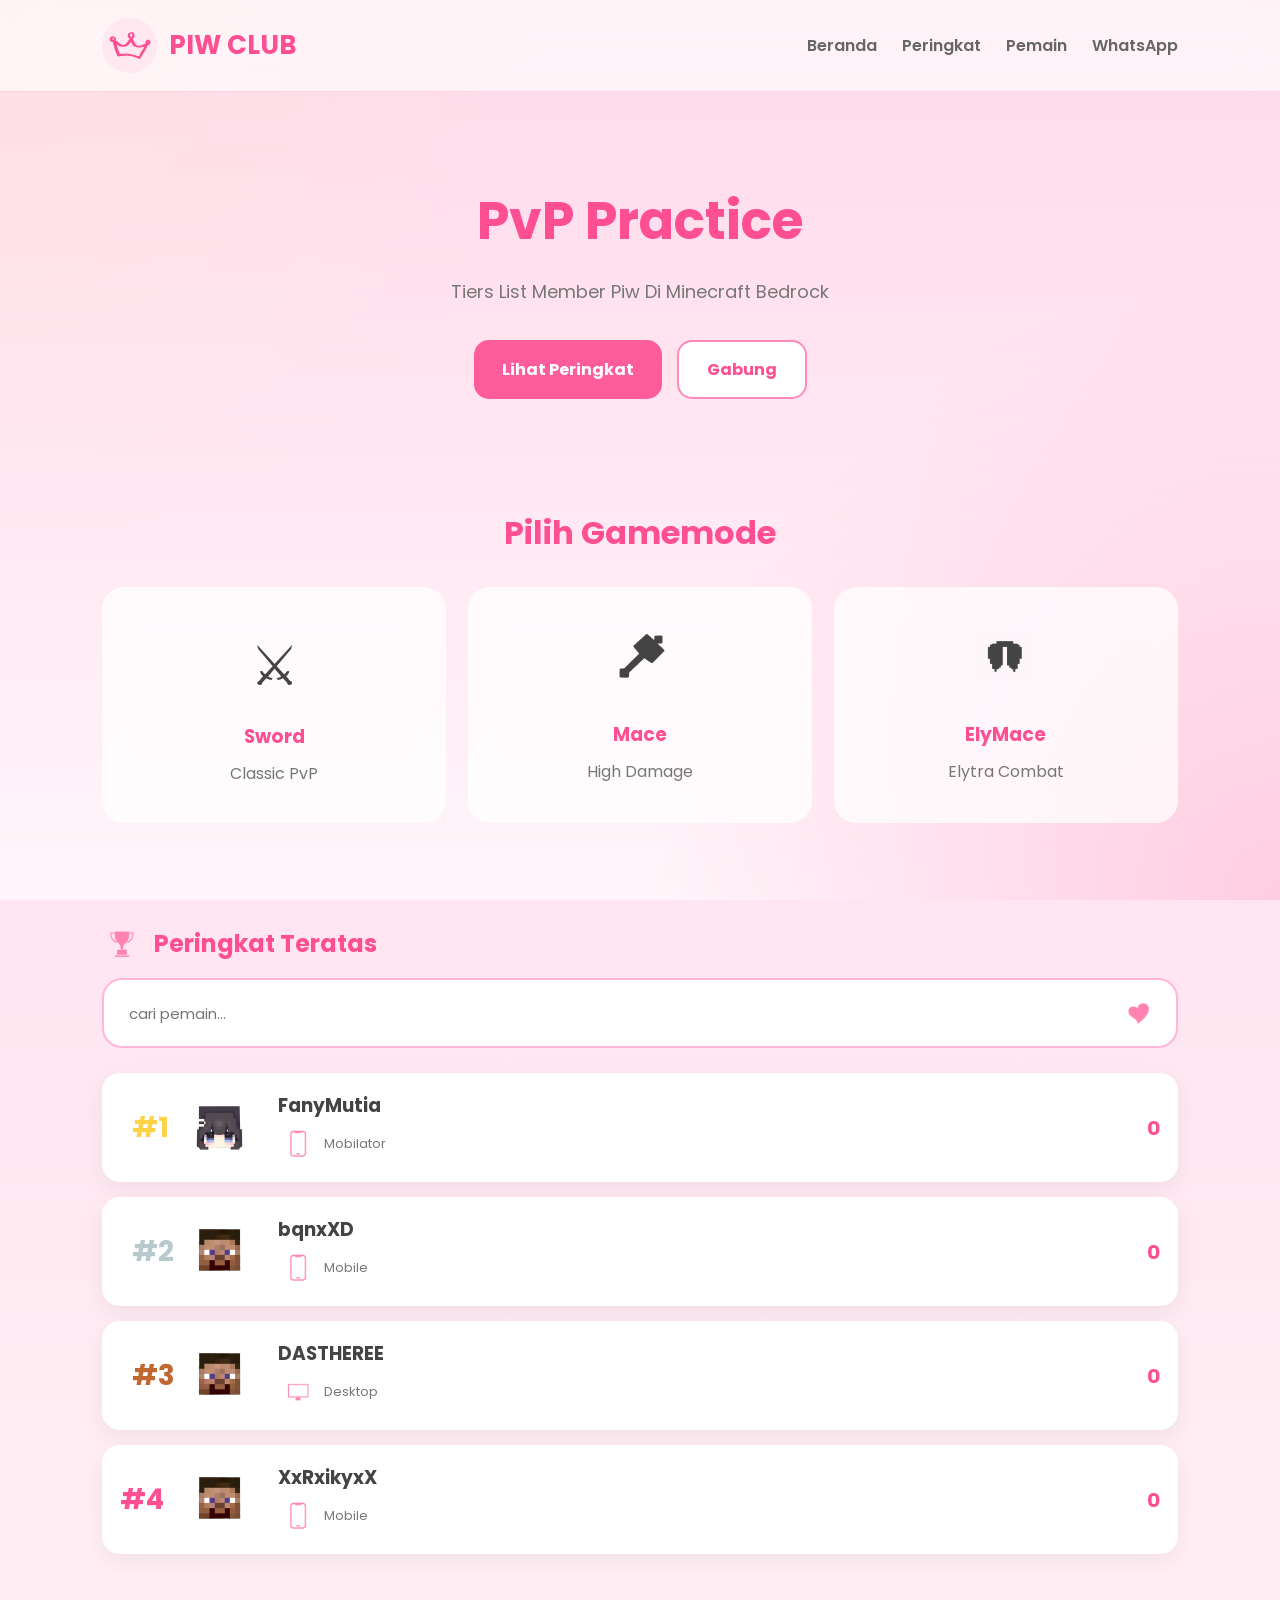
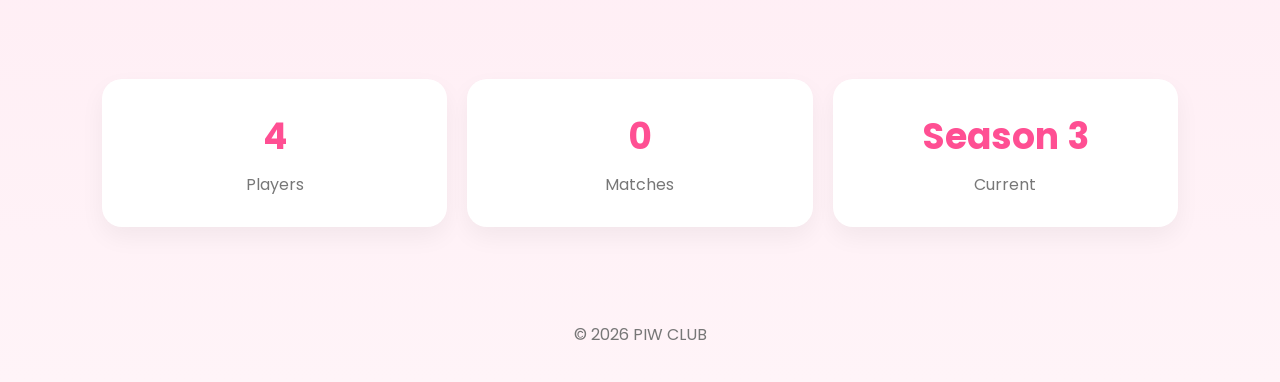
<file: index.html>
<!DOCTYPE html>
<html lang="id">

<head>

<meta charset="UTF-8">
<meta name="viewport" content="width=device-width, initial-scale=1.0">

<title>PIW CLUB Tiers</title>

<link rel="preconnect" href="https://fonts.googleapis.com">
<link rel="preconnect" href="https://fonts.gstatic.com" crossorigin>

<link href="https://fonts.googleapis.com/css2?family=Poppins:wght@300;400;500;600;700&display=swap" rel="stylesheet">

<link rel="stylesheet" href="style.css">

</head>

<body>

<!-- Background -->

<div class="background"></div>

<!-- Navigation -->

<header>

<div class="logo">

<img src="logo.png" alt="PIW CLUB">

<h2>PIW CLUB</h2>

</div>

<nav>

<a href="#">Beranda</a>
<a href="#">Peringkat</a>
<a href="#">Pemain</a>
<a href="#">WhatsApp</a>

</nav>

</header>

<!-- Hero -->

<section class="hero">

<h1>PvP Practice</h1>

<p>
Tiers List Member Piw Di Minecraft Bedrock
</p>

<div class="hero-buttons">

<button id="rankingBtn">
Lihat Peringkat
</button>

<button id="discordBtn">
Gabung
</button>

</div>

</section>

<!-- Modes -->

<section class="modes">

<h2>Pilih Gamemode</h2>

<div class="mode-grid">

<div class="mode-card" id="sword">
    <span>⚔</span>
    <h3>Sword</h3>
    <p>Classic PvP</p>
</div>

<div class="mode-card" id="mace">
    <img src="mace.png" alt="Mace">
    <h3>Mace</h3>
    <p>High Damage</p>
</div>

<div class="mode-card" id="elymace">
    <img src="elytra.png" alt="ElyMace">
    <h3>ElyMace</h3>
    <p>Elytra Combat</p>
</div>

</div>

</section>

<!-- Rankings -->

<section class="ranking-section">

<div class="title">

<h2 class="emoji">
    <img src="rank.png" alt="">
    Peringkat Teratas
</h2>

<input
type="text"
placeholder="cari pemain..."
id="search">

</div>

<div id="rankingList">

<!-- Ranking dibuat oleh JavaScript -->

</div>

</section>

<!-- Statistics -->

<section class="stats">

<div class="stat">

<h2 id="playerCount">0</h2>

<p>Players</p>

</div>

<div class="stat">

<h2 id="matchCount">0</h2>

<p>Matches</p>

</div>

<div class="stat">

<h2 id="season">Season 3</h2>

<p>Current</p>

</div>

</section>

<!-- Footer -->

<footer>

<p>

© 2026 PIW CLUB

</p>

</footer>

<script src="player.js"></script>
<script src="script.js"></script>

</body>

</html>
</file>
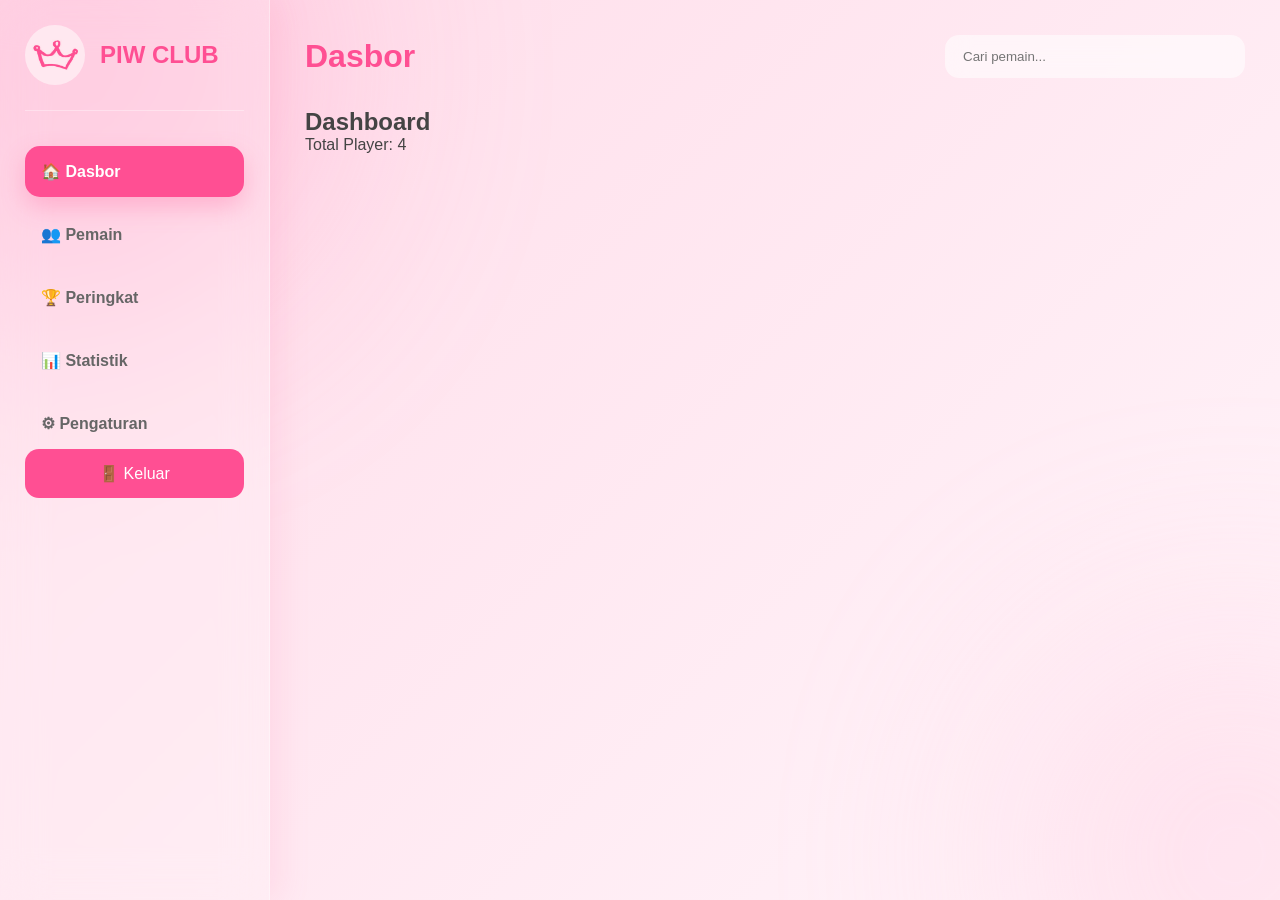
<file: admin.html>
<!DOCTYPE html>
<html lang="id">
<head>

<meta charset="UTF-8">
<meta name="viewport" content="width=device-width, initial-scale=1.0">

<title>PIW CLUB Admin</title>

<link rel="stylesheet" href="admin.css">

</head>

<body>

<div id="overlay" class="overlay"></div>

<div class="container">

    <!-- SIDEBAR -->
    <div class="sidebar">

        <div class="logo">
            <img src="logo.png">
            <h2>PIW CLUB</h2>
        </div>

<div class="menu">

    <button id="dashboardBtn" class="active">
        🏠 Dasbor
    </button>

    <button id="playersBtn">
        👥 Pemain
    </button>

    <button id="rankingsBtn">
      🏆 Peringkat
    </button>

    <button>
        📊 Statistik
    </button>

    <button>
        ⚙ Pengaturan
    </button>

</div>

        <div class="sidebar-footer">

            <button class="logout">
                🚪 Keluar
            </button>

        </div>

    </div>

    <!-- MAIN -->
    <div class="main">

        <div class="header">

          <button id="menuBtn" class="menu-btn">
☰
</button>

            <h1>Dasbor</h1>

            <input
                id="search"
                class="search"
                placeholder="Cari pemain...">

        </div>

<!-- DASHBOARD -->
<div id="dashboardPage">

    <h2>Dashboard</h2>

    <p>Total Player: <span id="totalPlayer">0</span></p>

</div>

<!-- PLAYERS -->
<div id="playersPage" style="display:none;">

    <div id="adminPlayers"></div>

 <button class="save">
        💾 Simpan
    </button>

<!-- RANKINGS -->
</div>

<div id="rankingsPage" style="display:none;">
  
<h2 class="emoji">
    <img src="rank.png" alt="">
    Peringkat
</h2>

    <div id="rankingList"></div>

</div>

    </div>

</div>

<script src="player.js"></script>
<script src="admin.js"></script>

</body>
</html>
</file>
<file: style.css>
/* ===========================
   PIW CLUB - STYLE.CSS
=========================== */

*{
margin:0;
padding:0;
box-sizing:border-box;
font-family:'Poppins',sans-serif;
}

body{
background:linear-gradient(180deg,#ffd9e9,#fff4f8);
color:#444;
overflow-x:hidden;
}

/* Background Glow */

.background{
position:fixed;
inset:0;
z-index:-1;
background:
radial-gradient(circle at top left,#ffb2 0%,transparent 35%),
radial-gradient(circle at bottom right,#ffcde1 0%,transparent 40%),
linear-gradient(#ffd9e9,#fff5fa);
}

/* Header */

header{
display:flex;
justify-content:space-between;
align-items:center;
padding:18px 8%;
background:rgba(255,255,255,.65);
backdrop-filter:blur(18px);
border-bottom:1px solid #ffd1e2;
position:sticky;
top:0;
z-index:100;
}

.logo{
display:flex;
align-items:center;
gap:12px;
}

.logo img{
width:55px;
height:55px;
border-radius:50%;
}

.logo:hover img{
animation:wiggle .5s;
}

@keyframes wiggle{

0%{transform:rotate(0deg);}
25%{transform:rotate(-10deg);}
50%{transform:rotate(10deg);}
75%{transform:rotate(-8deg);}
100%{transform:rotate(0deg);}

}

.emoji{
    display: flex;
    justify-content: center;
    align-items: center;
    gap: 12px;
}

.emoji img{
    width: 40px;
    height: 40px;
}

.love{
    display: flex;
    justify-content: center;
    align-items: center;
    gap: 12px;
}

.love img{
    width: 40px;
    height: 40px;
}

.logo h2{
color:#ff4f93;
font-size:26px;
font-weight:700;
}

nav{
display:flex;
gap:25px;
}

nav a{
text-decoration:none;
color:#666;
font-weight:600;
transition:.25s;
}

nav a:hover{
color:#ff4f93;
}

/* Hero */

.hero{
padding:90px 20px;
text-align:center;
}

.hero h1{
font-size:52px;
color:#ff4f93;
margin-bottom:18px;
}

.hero p{
font-size:18px;
color:#777;
margin-bottom:35px;
}

.hero-buttons{
display:flex;
justify-content:center;
gap:15px;
flex-wrap:wrap;
}

.hero button{
padding:15px 28px;
border:none;
border-radius:15px;
cursor:pointer;
font-size:16px;
font-weight:bold;
transition:.25s;
}

#rankingBtn{
background:#ff5c9b;
color:white;
}

#rankingBtn:hover{
background:#ff3d86;
transform:translateY(-3px);
}

#discordBtn{
background:white;
color:#ff4f93;
border:2px solid #ff8bb9;
}

#discordBtn:hover{
background:#ffe3ef;
}

/* Gamemode */

.modes{
padding:20px 8% 50px;
}

.modes h2{
text-align:center;
font-size:32px;
color:#ff4f93;
margin-bottom:30px;
}

.mode-grid{
display:grid;
grid-template-columns:repeat(auto-fit,minmax(220px,1fr));
gap:22px;
}

.mode-card{
background:rgba(255,255,255,.75);
backdrop-filter:blur(15px);
padding:35px;
border-radius:22px;
text-align:center;
cursor:pointer;
transition:.3s;
border:2px solid transparent;
}

.mode-card:hover{
transform:translateY(-8px);
border-color:#ff70aa;
box-shadow:0 12px 30px rgba(255,120,170,.25);
}

.mode-card span{
font-size:55px;
}

.mode-card h3{
margin-top:15px;
color:#ff4f93;
}

.mode-card p{
margin-top:10px;
color:#777;
}

/* Ranking */

.ranking-section{
padding:50px 8%;
}

#search{
    width: 100%;
    height: 70px;

    background: #fff url("love.png") no-repeat right 25px center;
    background-size: 25px;

    border: 2px solid #ffb6d9;
    border-radius: 20px;

    padding: 0 80px 0 25px; /* beri ruang agar teks tidak menimpa ikon */
    font-size: 15px;
    outline: none;
}

.rank-number{

font-size:28px;
font-weight:bold;
color:#ff4f93;
width:55px;

}

.rank1{

color:#FFD247;

padding:8px 12px;

border-radius:12px;

}

.rank2{

color:#B8C9CE;

padding:8px 12px;

border-radius:12px;

}

.rank3{

color:#C16832;

padding:8px 12px;

border-radius:12px;

}

.skin{

width:58px;
height:58px;

border-radius:12px;

object-fit:cover;

margin-right:15px;

}

.left{

display:flex;

align-items:center;

gap:15px;

}

.device{

display:flex;

align-items:center;

gap:6px;

margin-top:4px;

font-size:13px;

color:#777;

}

.device img{

width:40px;

height:40px;

}

.mode-card img{
    width:64px;
    height:64px;
    object-fit:contain;
    margin-bottom:10px;
}

.title{
display:flex;
justify-content:space-between;
align-items:center;
margin-bottom:25px;
flex-wrap:wrap;
gap:15px;
}

.title h2{
color:#ff4f93;
}

.title input{
padding:12px 18px;
border-radius:12px;
border:2px solid #ffc4dc;
outline:none;
min-width:250px;
}

.player-card{
background:white;
border-radius:18px;
padding:18px;
margin-bottom:15px;
display:flex;
justify-content:space-between;
align-items:center;
box-shadow:0 8px 25px rgba(0,0,0,.06);
transition:.25s;
}

.player-card:hover{
transform:scale(1.02);
}

.player-info h3{
color:#444;
}

.player-info p{
color:#888;
font-size:14px;
}

.score{
font-size:20px;
font-weight:bold;
color:#ff4f93;
}

/* Stats */

.stats{
padding:60px 8%;
display:grid;
grid-template-columns:repeat(auto-fit,minmax(200px,1fr));
gap:20px;
}

.stat{
background:white;
border-radius:20px;
padding:30px;
text-align:center;
box-shadow:0 10px 25px rgba(0,0,0,.05);
}

.stat h2{
font-size:36px;
color:#ff4f93;
margin-bottom:8px;
}

.stat p{
color:#777;
}

/* Footer */

footer{
padding:35px;
text-align:center;
color:#777;
}

/* Mobile */

@media(max-width:768px){

header{
flex-direction:column;
gap:15px;
}

.hero h1{
font-size:34px;
}

.title{
flex-direction:column;
align-items:stretch;
}

.title input{
width:100%;
}

}
</file>
<file: admin.css>
/* ==========================
   PIW CLUB ADMIN
   ADMIN.CSS
========================== */

*{
margin:0;
padding:0;
box-sizing:border-box;
font-family:'Poppins',sans-serif;
}

body{

background:linear-gradient(135deg,#ffdce9,#fff5fa);

min-height:100vh;

color:#444;

overflow-x:hidden;

}

/* ==========================
   BACKGROUND
========================== */

body::before{

content:"";

position:fixed;

width:500px;
height:500px;

background:#ff90bf;

border-radius:50%;

top:-180px;
left:-180px;

filter:blur(120px);

opacity:.35;

z-index:-2;

}

body::after{

content:"";

position:fixed;

width:450px;
height:450px;

background:#ffc2da;

border-radius:50%;

bottom:-180px;
right:-180px;

filter:blur(120px);

opacity:.35;

z-index:-2;

}

/* ==========================
   LAYOUT
========================== */

.container{

display:flex;

min-height:100vh;

}

/* ==========================
   SIDEBAR
========================== */

.sidebar{

width:270px;

background:rgba(255,255,255,.18);

backdrop-filter:blur(22px);

border-right:1px solid rgba(255,255,255,.35);

padding:25px;

display:flex;

flex-direction:column;

position:sticky;

top:0;

height:100vh;

box-shadow:8px 0 30px rgba(255,120,170,.15);

}

.menu-btn{

display:none;

border:none;

background:#ff4f93;

color:white;

width:45px;

height:45px;

border-radius:12px;

font-size:22px;

cursor:pointer;

}

@media(max-width:768px){

.menu-btn{

display:block;

}

}

.logout{

width:100%;

padding:15px;

border:none;

border-radius:14px;

background:#ff4f93;

color:white;

font-size:16px;

cursor:pointer;

transition:.3s;

}

.logout:hover{

background:#ff2e82;

}

.logo{

display:flex;

align-items:center;

gap:15px;

padding-bottom:25px;

border-bottom:1px solid rgba(255,255,255,.35);

margin-bottom:25px;

}

.logo img{

width:60px;

height:60px;

border-radius:50%;

transition:.4s;

}

.logo:hover img{

transform:rotate(360deg);

}

.logo h2{

font-size:24px;

color:#ff4f93;

font-weight:700;

}

.menu{

display:flex;

flex-direction:column;

gap:12px;

margin-top:10px;

}

.menu button{

display:flex;

align-items:center;

gap:15px;

padding:16px;

border:none;

background:transparent;

border-radius:15px;

cursor:pointer;

font-size:16px;

font-weight:600;

color:#666;

transition:.3s;

}

.menu button:hover{

background:linear-gradient(
90deg,
#ff5c9b,
#ff8bb9
);

color:white;

transform:translateX(8px);

box-shadow:
0 8px 20px rgba(255,90,150,.25);

}

.menu button.active{

background:#ff4f93;

color:white;

box-shadow:
0 10px 25px rgba(255,90,150,.30);

}

/* ==========================
   MAIN
========================== */

.main{

flex:1;

padding:35px;

}

/* ==========================
   HEADER
========================== */

.header{

display:flex;

justify-content:space-between;

align-items:center;

margin-bottom:30px;

}

.header h1{

color:#ff4f93;

}

.search{

padding:14px 18px;

width:300px;

border:none;

border-radius:14px;

background:rgba(255,255,255,.55);

backdrop-filter:blur(12px);

outline:none;

}

/* ==========================
   CARD
========================== */

.card{

background:rgba(255,255,255,.25);

backdrop-filter:blur(18px);

border:1px solid rgba(255,255,255,.35);

border-radius:22px;

padding:20px;

margin-bottom:20px;

box-shadow:0 12px 30px rgba(255,120,170,.15);

transition:.3s;

}

.card:hover{

transform:translateY(-5px);

box-shadow:0 18px 40px rgba(255,120,170,.25);

}

/* ==========================
   PLAYER CARD
========================== */

.player{

display:flex;

align-items:center;

justify-content:space-between;

}

.player-left{

display:flex;

align-items:center;

gap:18px;

}

.player-left img{

width:64px;

height:64px;

border-radius:14px;

object-fit:cover;

}

.player-info h3{

margin-bottom:4px;

}

.player-info span{

font-size:14px;

color:#888;

}

/* ==========================
   SCORE BUTTONS
========================== */

.score{

display:flex;

gap:12px;

align-items:center;

}

.score button{

width:38px;

height:38px;

border:none;

border-radius:12px;

cursor:pointer;

font-size:18px;

font-weight:bold;

transition:.25s;

}

.plus{

background:#4CAF50;

color:white;

}

.minus{

background:#F44336;

color:white;

}

.plus:hover{

transform:scale(1.08);

}

.minus:hover{

transform:scale(1.08);

}

/* ==========================
   ADD PLAYER BUTTON
========================== */

.add-player{

background:#ff4f93;

color:white;

border:none;

padding:14px 22px;

border-radius:15px;

cursor:pointer;

font-size:16px;

font-weight:bold;

transition:.3s;

}

.add-player:hover{

transform:translateY(-3px);

box-shadow:0 10px 25px rgba(255,90,150,.3);

}

/* ==========================
   SAVE BUTTON
========================== */

.save{

width:100%;

padding:18px;

margin-top:20px;

border:none;

border-radius:16px;

background:#ff4f93;

color:white;

font-size:18px;

font-weight:bold;

cursor:pointer;

transition:.3s;

}

.save:hover{

background:#ff2e82;

}

/* ==========================
   MOBILE
========================== */

@media(max-width:768px){

.container{

flex-direction:column;

}

.sidebar{

width:100%;

border-right:none;

border-bottom:1px solid rgba(255,255,255,.4);

}

.sidebar-footer{

margin-top:auto;

padding-top:25px;

border-top:1px solid rgba(255,255,255,.35);

}

.menu{

overflow:auto;

    display: grid;

    grid-template-columns: 1fr 1fr;

    gap: 12px;

}

.main{

padding:18px;

}

.header{

flex-direction:column;

gap:15px;

}

.search{

width:100%;

}

.player{

flex-direction:column;

align-items:flex-start;

gap:18px;

}

.score{

flex-wrap:wrap;

}

}

/* ==========================
   MOBILE RESPONSIVE
========================== */

@media (max-width:768px){

body{
padding:0;
}

.container{
display:block;
}

.sidebar{

position:fixed;

left:-270px;

top:0;

width:260px;

height:100vh;

z-index:999;

transition:.35s;

}

.sidebar.show{

left:0;

}

.main{

width:100%;

padding:15px;

margin-left:0;

}

.header{

display:flex;

flex-direction:column;

align-items:flex-start;

gap:15px;

}

.header h1{

font-size:28px;

}

.search{

width:100%;

}

.player{

flex-direction:column;

align-items:flex-start;

gap:15px;

}

.player-left{

width:100%;

}

.score{

width:100%;

justify-content:space-between;

flex-wrap:wrap;

}

.score button{

width:42px;

height:42px;

font-size:18px;

}

.save{

font-size:17px;

}

}

.overlay{

position:fixed;

inset:0;

background:rgba(90,22,87,.45);

opacity:0;

visibility:hidden;

transition:.3s;

z-index:998;

}

.overlay.show{

opacity:1;

visibility:visible;

}

.save{

    display: none;

}

.rank-card{

    background:linear-gradient(145deg,#FFD1E2,#FFE6EF);

    border-radius:18px;

    padding:18px;

    margin-bottom:18px;

    color:white;

    border:1px solid rgba(255,255,255,.08);

    box-shadow:0 10px 25px rgba(0,0,0,.25);

    transition:.25s;

}

.rank-card:hover{

    transform:translateY(-4px);

    box-shadow:0 16px 35px rgba(0,0,0,.35);

}

.player-profile{

    display:flex;

    align-items:center;

    gap:16px;

}

.rank-skin{

    width:70px;

    height:70px;

    border-radius:14px;

    object-fit:cover;

    border:3px solid #fff;

    background:#ff2e82;

}

.player-profile h3{

    margin:0;

    font-size:22px;
    color:#FF82B1;

}

.player-profile h4{

    margin:6px 0;

    font-size:18px;
    color:#FF82B1;

}

.device{

    display:inline-block;

    background:#FF82B1;

    padding:5px 12px;

    border-radius:20px;

    font-size:13px;

}

.stats{

    display:grid;

    grid-template-columns:repeat(3,1fr);

    gap:12px;

    margin-top:20px;

}

.stats div{

    background:#fff;

    border-radius:12px;
    border:3px solid #FF90A9;

    padding:14px;

    text-align:center;

}

.stats b{

    display:block;

    margin-top:8px;

    font-size:22px;
    color:black;

}

.total{

    margin-top:20px;

    background:#fff;

    border-radius:14px;
    border:3px solid #FF90A9;

    padding:15px;

    display:flex;

    justify-content:space-between;

    align-items:center;

    font-size:20px;

    color:#FF82B1;

}

.emoji{
    display: flex;
    justify-content: center;
    align-items: center;
    color:#FF82B1;
    gap: 12px;
}

.emoji img{
    width: 40px;
    height: 40px;
}

.stat-icon{

    width:50px;

    height:50px;

    image-rendering:pixelated;

    object-fit:contain;

}

.stat-icon2{

    width:50px;

    height:50px;

    image-rendering:pixelated;

    object-fit:contain;

}

.stat-icon3{

    font-size:40px;
    color:black;
    vertical-align: middle;
    object-fit:contain;

}

.total{
    display: flex;
    justify-content: space-between;
    align-items: center;
}

.total-label{
    display: flex;
    align-items: center;
    gap: 8px;
}

.stat-icon4{
    width: 24px;
    height: 24px;
    color:#FF82B1;
}
</file>
